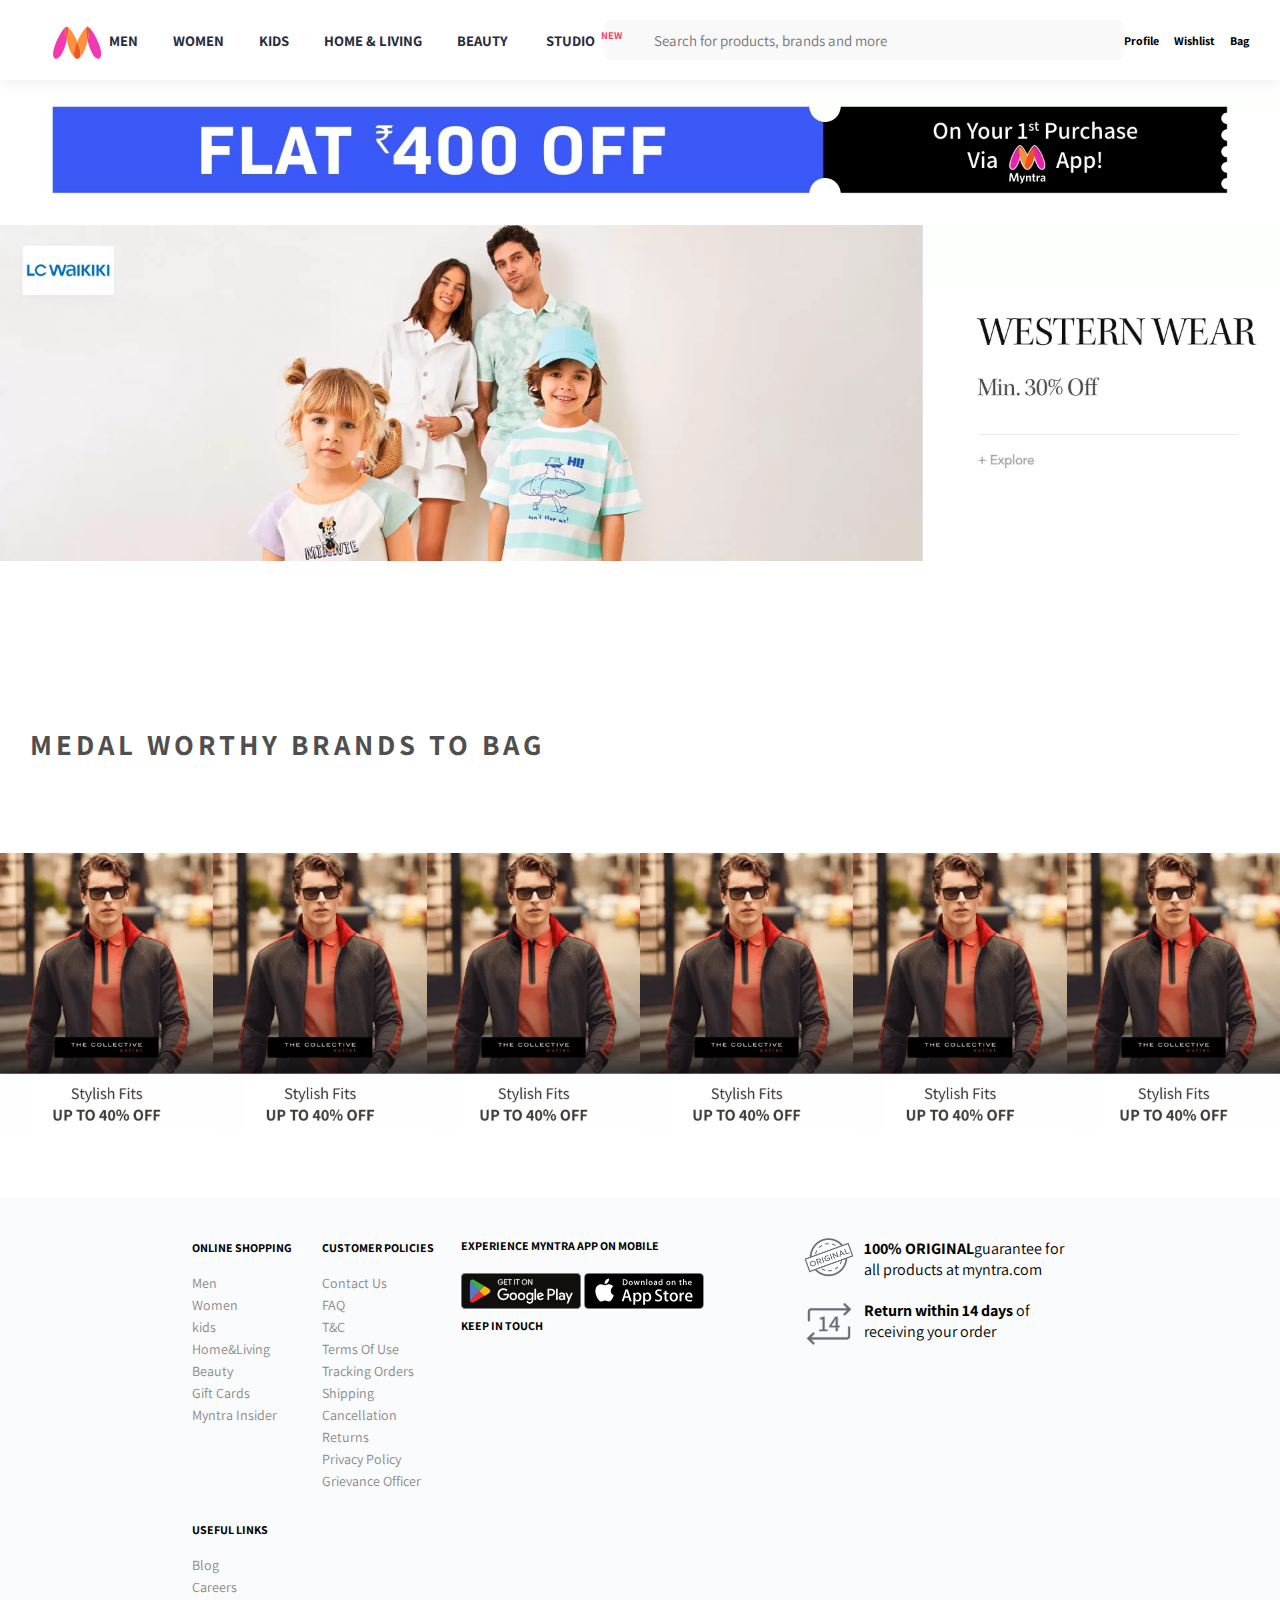
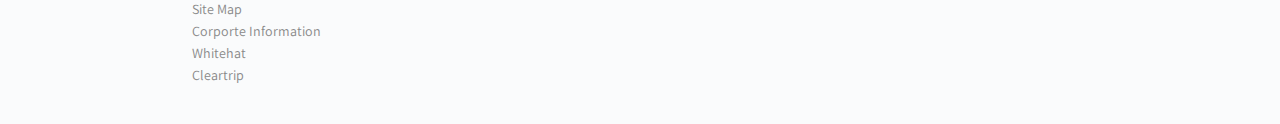
<file: project/index.html>
<!DOCTYPE html>
<html lang="en">
<head>
    <meta charset="UTF-8">
    <meta name="viewport" content="width=device-width, initial-scale=1.0">
    <title>Document</title>
    <link href="https://fonts.googleapis.com/css2?family=Assistant:wght@200..800&display=swap" rel="stylesheet">
    <link rel="stylesheet" href="style.css">
    <link rel="stylesheet" href="https://cdnjs.cloudflare.com/ajax/libs/font-awesome/6.6.0/css/all.min.css" integrity="sha512-Kc323vGBEqzTmouAECnVceyQqyqdsSiqLQISBL29aUW4U/M7pSPA/gEUZQqv1cwx4OnYxTxve5UMg5GT6L4JJg==" crossorigin="anonymous" referrerpolicy="no-referrer" />
</head>
<body>
    <!-- header starts  -->
    <section >
        <div class="main-header">
            <!-- myntra logo start -->
            <div class="header-content">
                <div class="image-section">
                        <img src="assets/myntra.svg" alt="">
                </div> 
                <!-- myntra logo end  -->
                 <!-- customer section starts  -->
                <div class="customer-section">
                    <div class="men">
                        <p>MEN</p>
                    </div>
                    <div class="women">
                        <p>WOMEN</p>
                    </div>
                    <div class="kids">
                        <p>KIDS</p>
                    </div>
                    <div class="home-living">
                        <p>HOME & LIVING</p>
                    </div>
                    <div class="beauty">
                        <p>BEAUTY</p>
                    </div>
                    <div class="studio">
                        <p>STUDIO</p>
                        <span class="new-text">NEW</span>
                    </div>
                </div>
                <!-- customer section ends  -->
                <!-- search section starts  -->
                <div class="search-section">
                        <button>
                            <i class="fa-solid fa-magnifying-glass"></i>
                        </button>
                        <input type="text" name="" id="" placeholder="Search for products, brands and more">
                </div>
                <!-- search section ends  -->
                <!-- icon section starts  -->
                <div class="icon-section">
                    <div class="item">
                        <i class="fa-regular fa-user"></i>
                        <p>Profile</p>
                    </div>
                    <div class="item">
                        <i class="fa-regular fa-heart"></i>
                        <p>Wishlist</p>
                    </div>
                    <div class="item">
                        <i class="fa-sharp fa-regular fa-bag-shopping"></i>
                        <p>Bag</p>
                    </div>
                </div>
                <!-- icon section ends  -->

            </div>
        </div>
    </section>
    <!-- header ends  --> 
     <div class="discount">
        <img src="assets/3f6e6fe1-d975-4098-a5b9-8888660c8a131725590203043-FLAT-400-Off-on-1st-Purchase-Strip-----7.webp" alt="">
     </div>
    <div class="main">
        <img src="assets/banner.jpg" alt="" class="slides">
        <img src="assets/banner2.webp" alt="" class="slides">
    </div>
    <div class="brand-section">
        <h1>MEDAL WORTHY BRANDS TO BAG</h1>
        <div class="brand-row">
            <div class="brand-items">
                <img src="assets/brand-logo.webp" alt="">
            </div>
            <div class="brand-items">
                <img src="assets/brand-logo.webp" alt="">
            </div>
            <div class="brand-items">
                <img src="assets/brand-logo.webp" alt="">
            </div>
            <div class="brand-items">
                <img src="assets/brand-logo.webp" alt="">
            </div>
            <div class="brand-items">
                <img src="assets/brand-logo.webp" alt="">
            </div>
            <div class="brand-items">
                <img src="assets/brand-logo.webp" alt="">
            </div>
        </div>
    </div>
    <!-- footer starts  -->
    <section class="footer">
        <div class="footer-content">
            <div class="links">
                <div class="online-shopping">
                    <b>ONLINE SHOPPING</b>
                    <br>
                    <br>
                    <ul>
                        <li>Men</li>
                        <li>Women</li>
                        <li>kids</li>
                        <li>Home&Living</li>
                        <li>Beauty</li>
                        <li>Gift Cards</li>
                        <li>Myntra Insider</li>
                    </ul>
                </div>
                <div class="customer-policies">
                    <b>CUSTOMER POLICIES</b>
                    <br>
                    <br>
                    <ul>
                        <li>Contact Us</li>
                        <li>FAQ</li>
                        <li>T&C</li>
                        <li>Terms Of Use</li>
                        <li>Tracking Orders</li>
                        <li>Shipping</li>
                        <li>Cancellation</li>
                        <li>Returns</li>
                        <li>Privacy Policy</li>
                        <li>Grievance Officer</li>
                    </ul>
                </div>
                <div class="useful-links">
                    <b>USEFUL LINKS</b>
                    <br>
                    <br>
                    <ul>
                        <li>Blog</li>
                        <li>Careers</li>
                        <li>Site Map</li>
                        <li>Corporte Information</li>
                        <li>Whitehat</li>
                        <li>Cleartrip</li>
                    </ul>
                </div>
            </div>
            <div class="misc">
                <div class="section-1">
                    <div class="download-section">
                            <b>EXPERIENCE MYNTRA APP ON MOBILE</b>
                        <div class="download-image">
                            <img src="assets/google-play.svg" alt="">
                            <img src="assets/apple-store.svg" alt="">
                        </div>
                    </div>
                    <div class="social-media-section">
                        <b>KEEP IN TOUCH</b>
                        <div class="media-icon">
                            <i class="fa-brands fa-facebook"></i>
                            <i class="fa-brands fa-twitter"></i>
                            <i class="fa-brands fa-youtube"></i>
                            <i class="fa-brands fa-instagram"></i>
                        </div>
                    </div>
                </div>
                <div class="section-2">
                    <div class="guarantee-section">
                        <img src="assets/original.png" alt="">
                        <p><span>100% ORIGINAL</span>guarantee for<br> all products at myntra.com</p>
                    </div>
                    <div class="return-section">
                        <img src="assets/return.png" alt="">
                        <p><span>Return within 14 days</span> of <br>receiving your order</p>
                    </div>
                </div>
            </div>
        </div> <!-- content inside this div -->

    </section>
<!-- footer ends. -->
    <script src="script.js"></script>
</body>
</html>
</file>
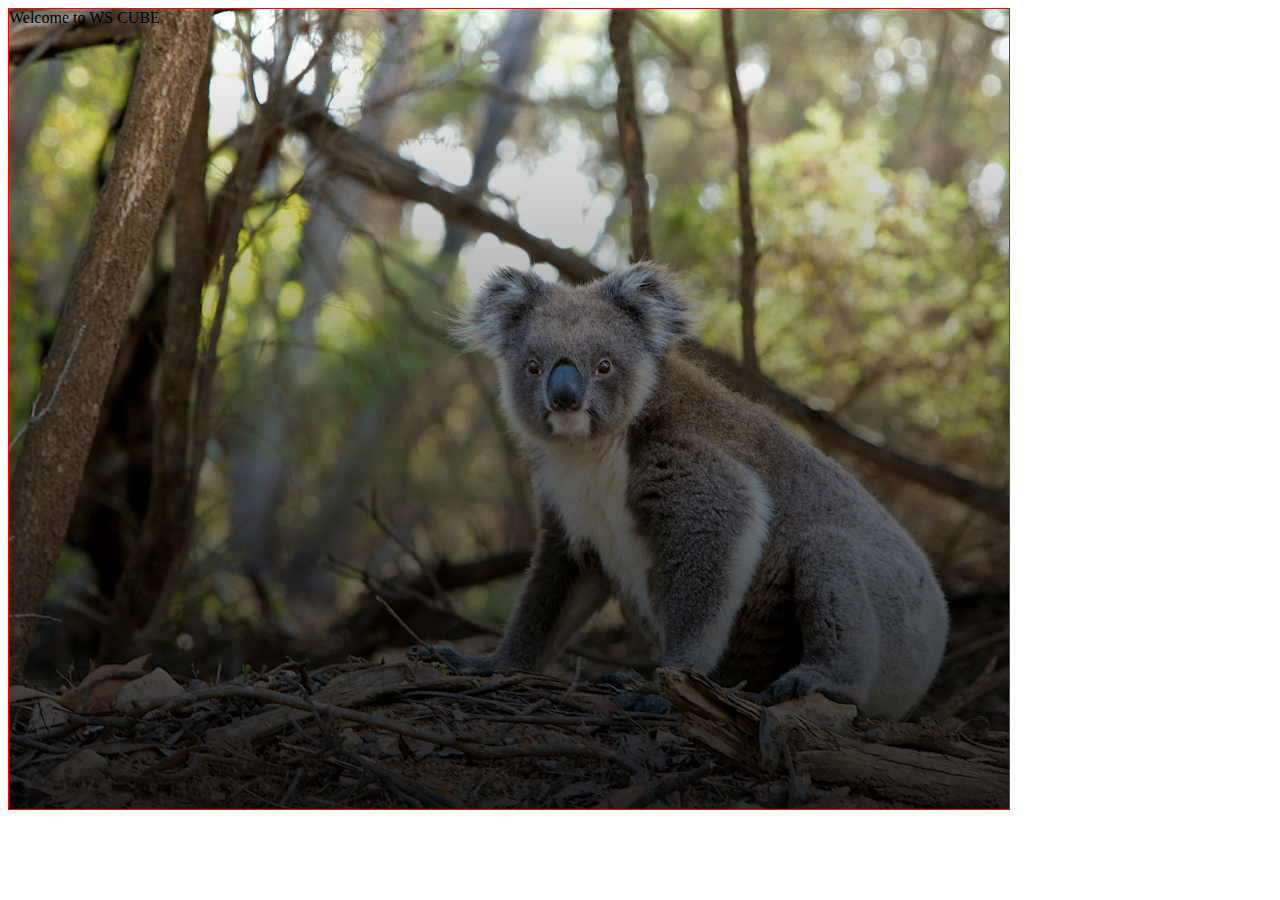
<file: background.html>
<!DOCTYPE html>
<html lang="en">
<head>
    <meta charset="UTF-8">
    <meta name="viewport" content="width=device-width, initial-scale=1.0">
    <title>Document</title>
    <style>
        .main{
            width: 1000px;
            height: 800px;
            border: 1px solid red;
            background-size: cover;
            background-color: rgb(0, 0, 0);
            background-image: url('images/koala.jpg');
            position: absolute;
        }
        .main:after {
                content: '';
                position: absolute;
                top: 0;
                left: 0;
                right: 0;
                bottom: 0;
                background: linear-gradient(to bottom, transparent 0%, rgba(0, 0, 0, 0.815) 100%);
            }
    </style>
</head>
<body>
    <div class="main">
        Welcome to WS CUBE
    </div>
</body>
</html>
</file>
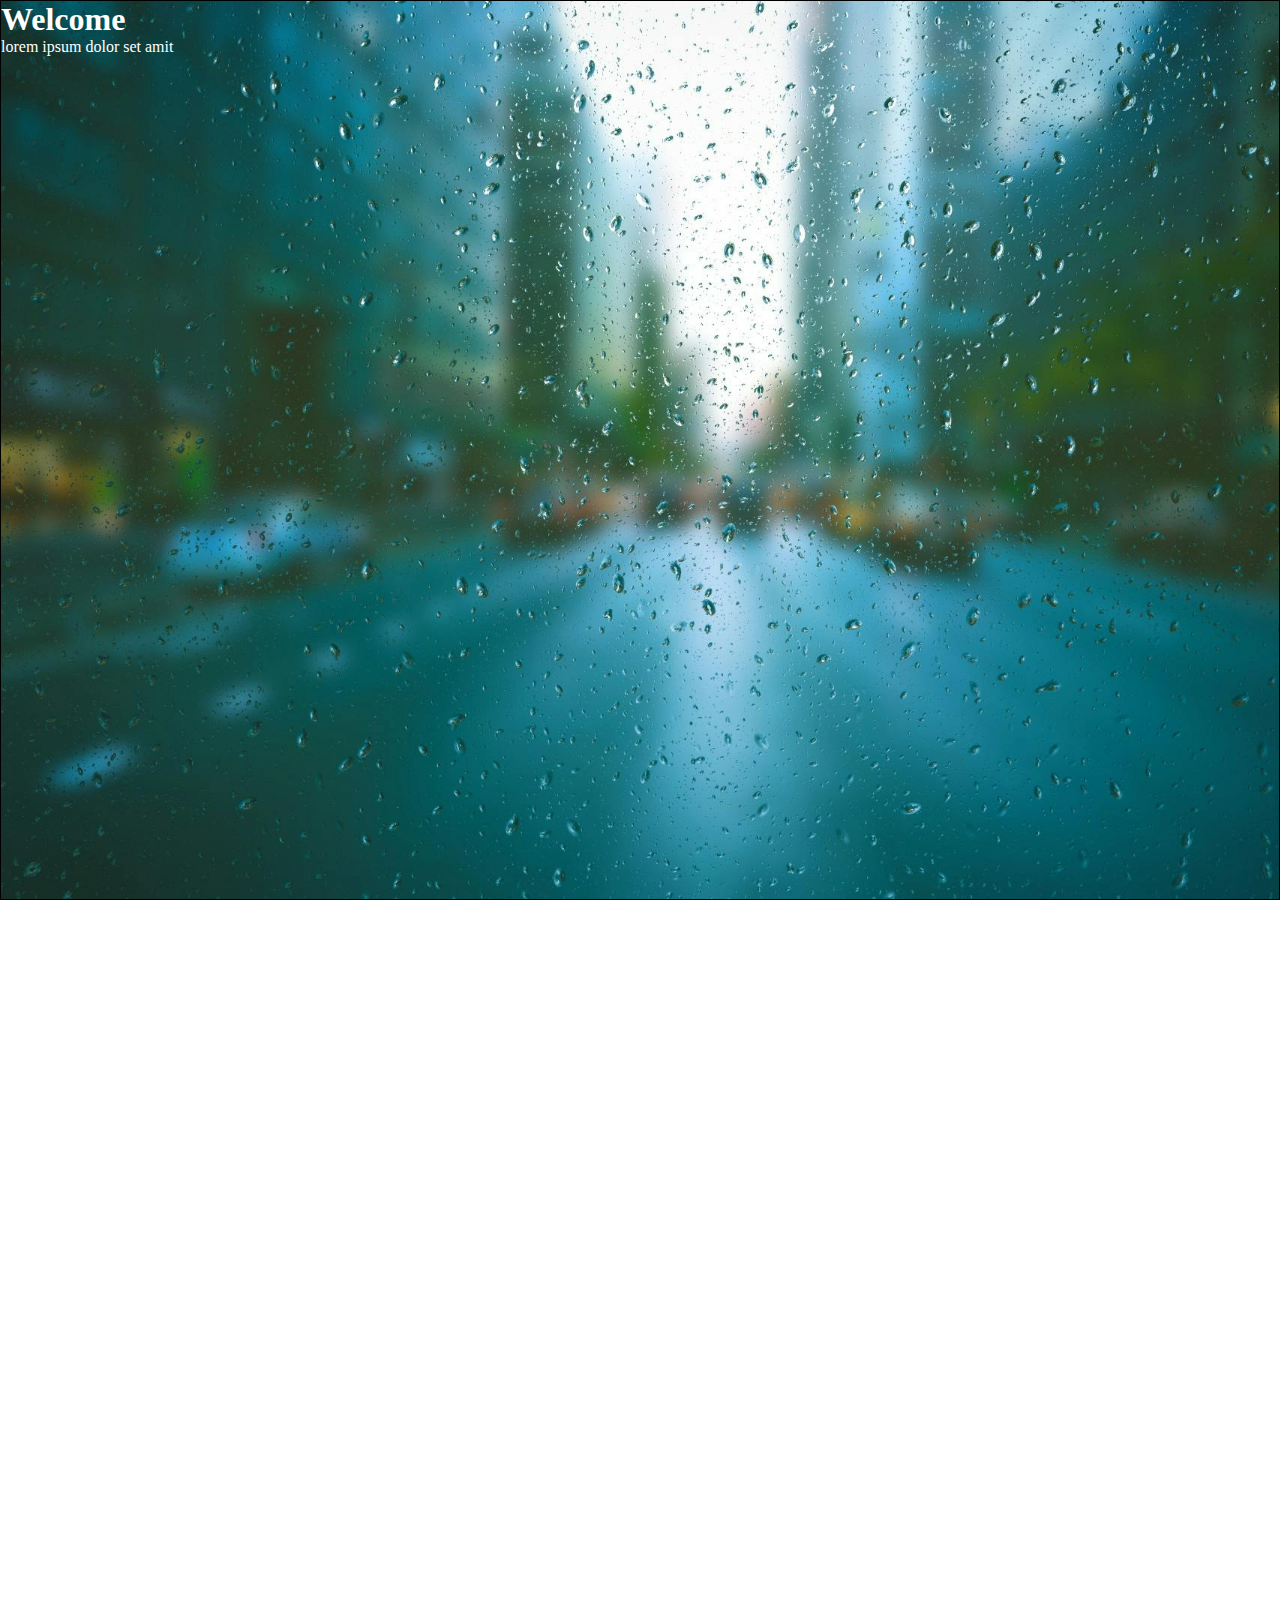
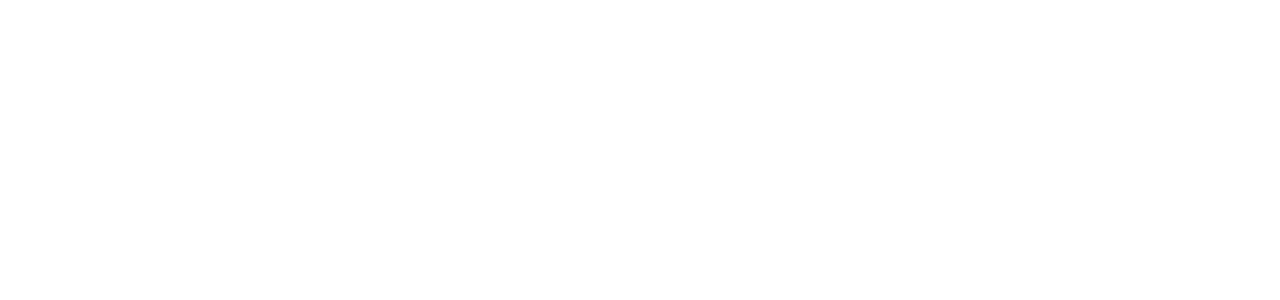
<file: background1.html>
<!DOCTYPE html>
<html lang="en">
<head>
    <meta charset="UTF-8">
    <meta name="viewport" content="width=device-width, initial-scale=1.0">
    <title>Document</title>
    <style>
        *{
            margin: 0px;
            padding: 0px;
            box-sizing: border-box;
        }
        .main{
            height:100vh;
            width: auto;
            margin-left: auto;
            margin-right: auto;
            border: 1px solid black;
            background-image: url('images/background.jpg');
            background-size: cover;
            background-attachment: fixed;
            color: white;
        }
        .purple{
            height: 1000px;
            width: 100vh;

        }

    </style>
</head>
<body>
    <div class="main">
        <h1>Welcome</h1>
        <p>lorem ipsum dolor set amit</p>
    </div>
    <div class="purple">

    </div>
</body>
</html>
</file>
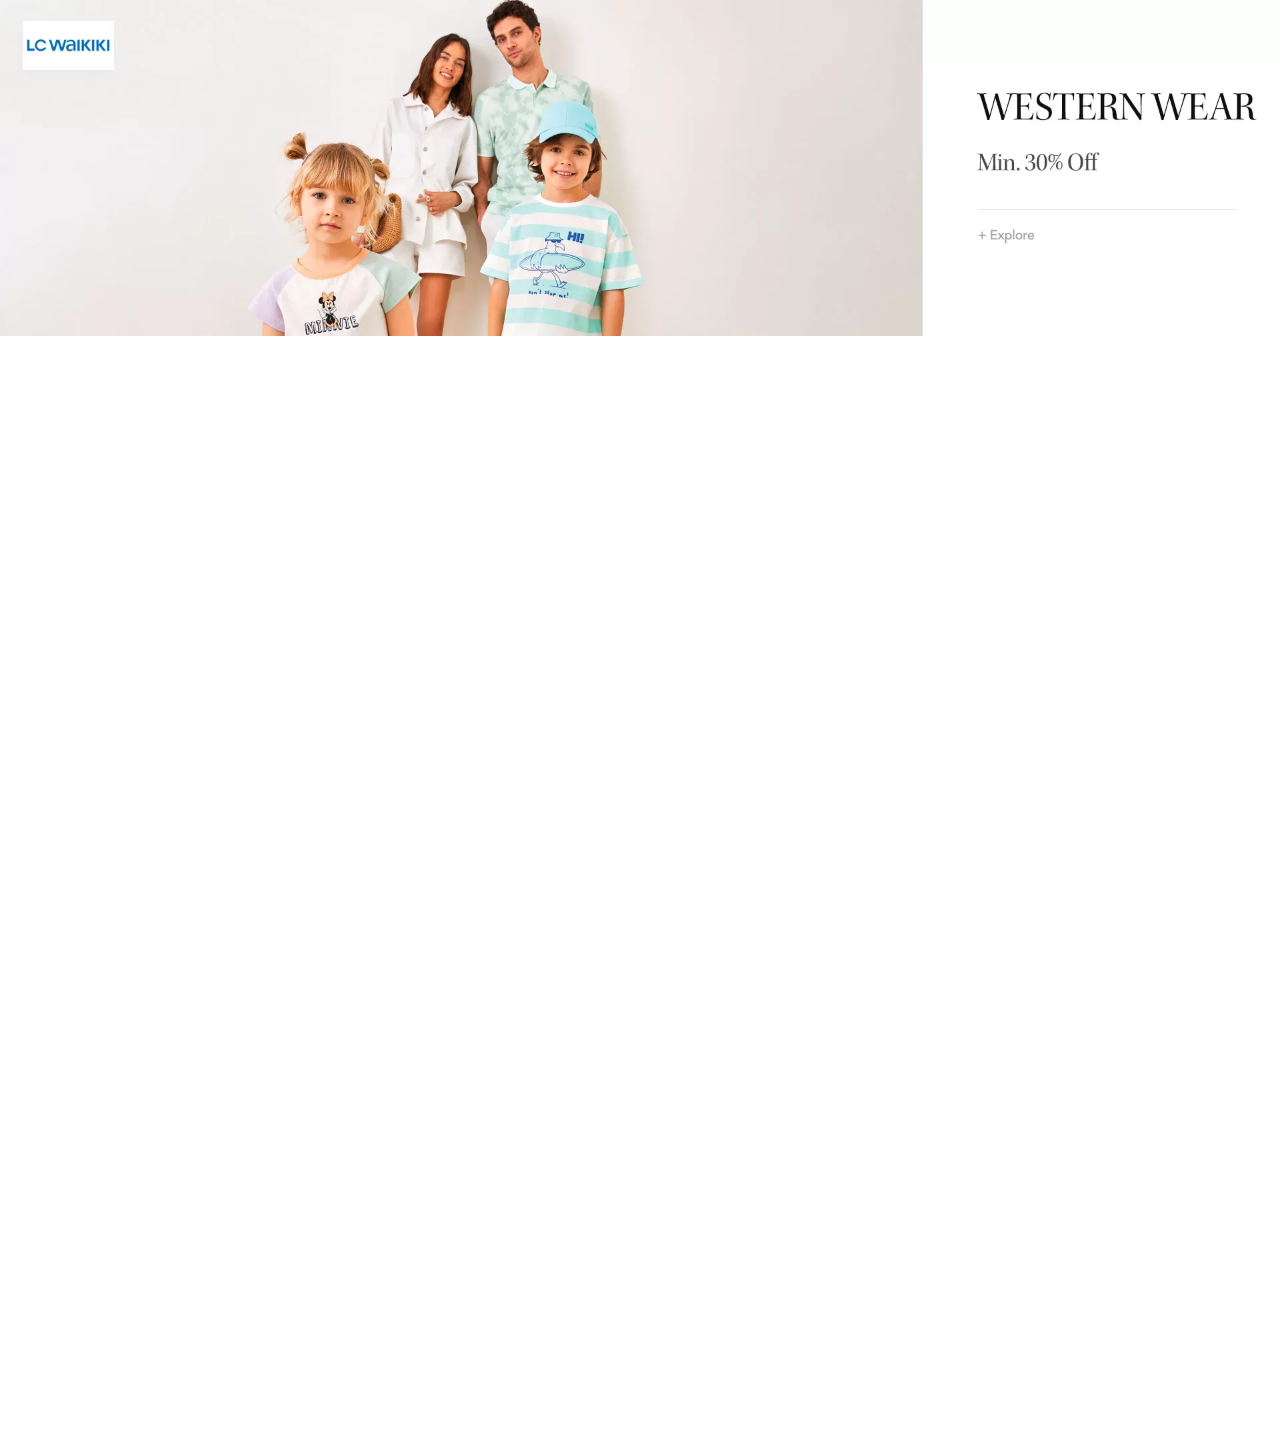
<file: carousel.html>
<!DOCTYPE html>
<html lang="en">
<head>
    <meta charset="UTF-8">
    <meta name="viewport" content="width=device-width, initial-scale=1.0">
    <title>Document</title>
    <style>
        * {
            margin: 0;
            padding: 0;
            box-sizing: border-box;
        }
        main {
           
            height: 1450px;
            position: relative;
            overflow: hidden;
        }
        .slides {
            width: 100%;
            position: absolute;
            transition: transform 0.5s ease-in-out;
        }
    </style>
</head>
<body>
    <main>
        <img src="project/assets/banner.jpg" alt="" class="slides">
        <img src="project/assets/banner2.webp" alt="" class="slides">
    </main>
    <script>
        const slides = document.querySelectorAll('.slides');
        let counter = 0;

        slides.forEach((slide, index) => {
            slide.style.left = `${index * 100}%`;
        });

        function slideImages() {
            counter++;
            if (counter >= slides.length) {
                counter = 0;
            }
            slides.forEach((slide) => {
                slide.style.transform = `translateX(-${counter * 100}%)`;
            });
        }

        // Change slides every 3 seconds
        setInterval(slideImages, 3000);
    </script>
</body>
</html>
</file>
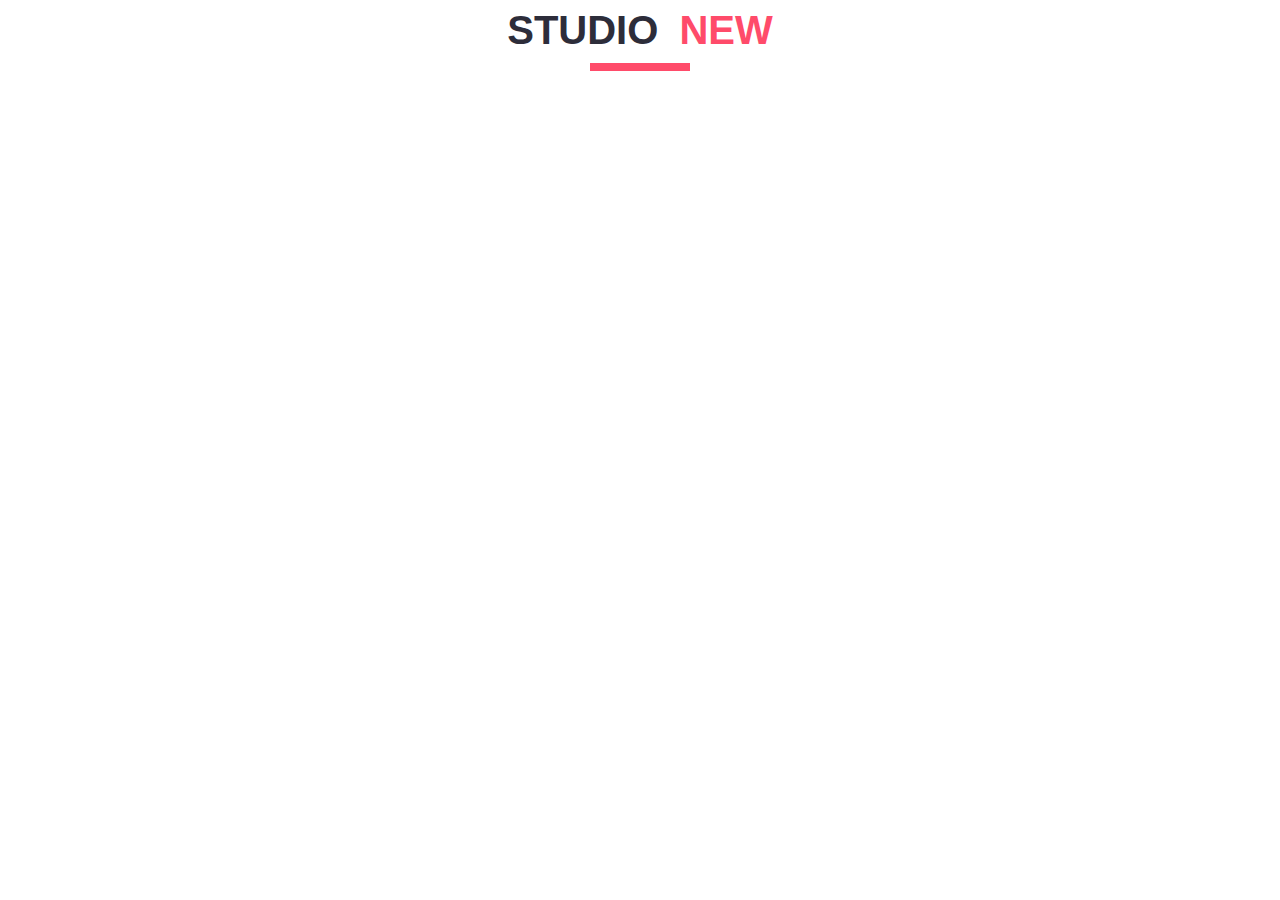
<file: check.html>
<!DOCTYPE html>
<html lang="en">
<head>
    <meta charset="UTF-8">
    <meta name="viewport" content="width=device-width, initial-scale=1.0">
    <title>Document</title>
    <style>
        .title-container {
  text-align: center; /* Centers the text */
  font-family: Arial, sans-serif; /* Sets a simple font */
  font-weight: bold; /* Makes the text bold */
  font-size: 40px; /* Adjust font size as needed */
}

.studio-text {
  color: #2d2d3a; /* Dark color for "STUDIO" */
}

.new-text {
  color: #ff4b6a; /* Pink color for "NEW" */
  margin-left: 10px; /* Space between STUDIO and NEW */
}

.underline {
  width: 100px; /* Set the width of the underline */
  height: 8px; /* Adjust the thickness of the underline */
  background-color: #ff4b6a; /* Same pink color as "NEW" */
  margin: 10px auto 0; /* Auto centers the underline and adds top margin */
}

    </style>
</head>
<body>
    <div class="title-container">
        <span class="studio-text">STUDIO</span>
        <span class="new-text">NEW</span>
      </div>
      <div class="underline"></div>
      
</body>
</html>
</file>
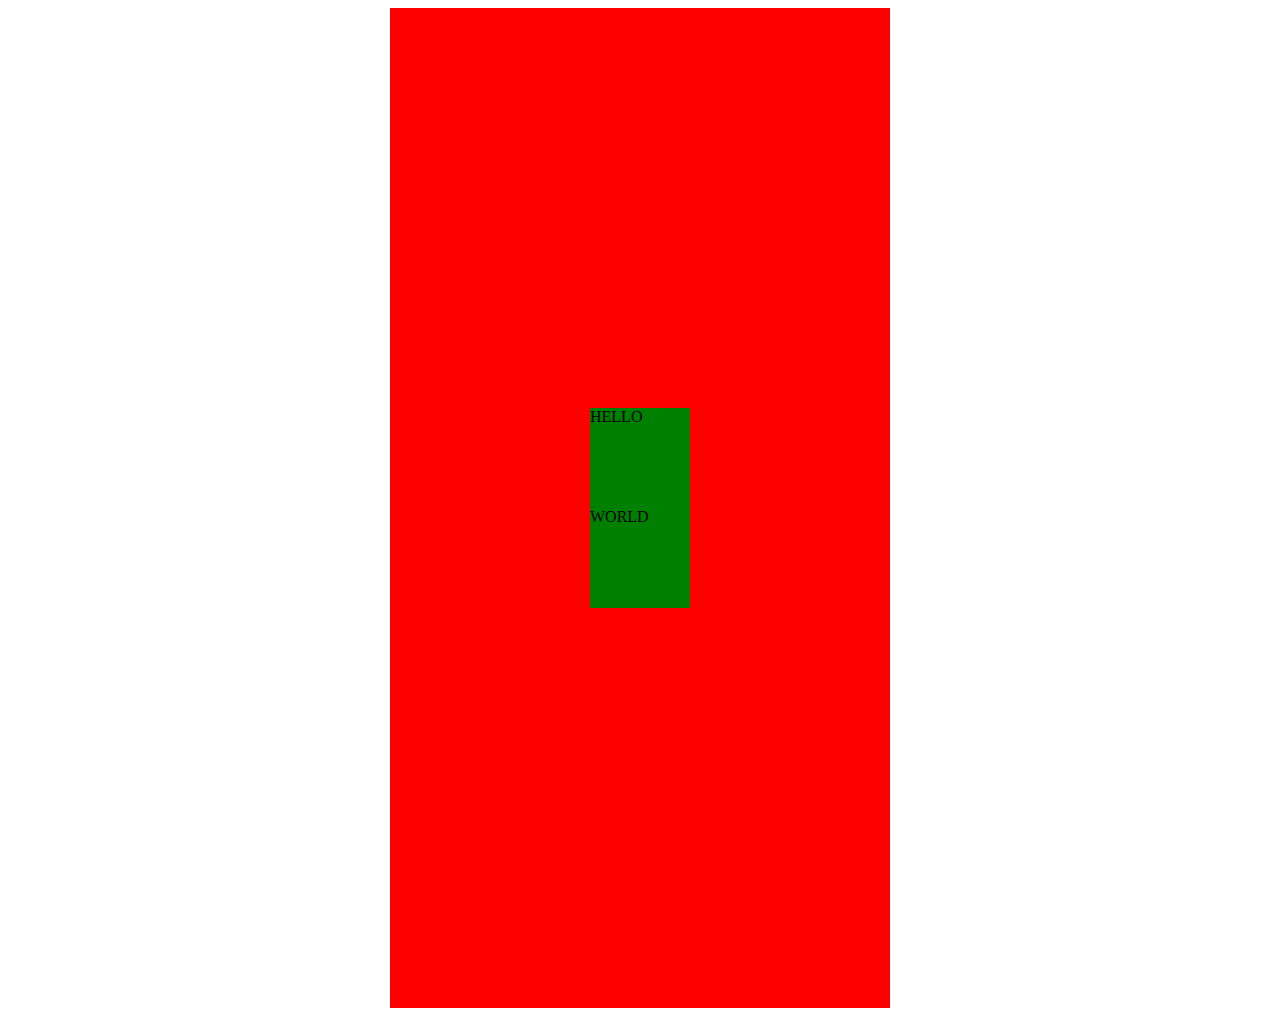
<file: demo2.html>
<!DOCTYPE html>
<html lang="en">
<head>
    <meta charset="UTF-8">
    <meta name="viewport" content="width=device-width, initial-scale=1.0">
    <title>Document</title>
    <style>
        .main{
            width: 500px;
            height: 1000px;
            margin: auto;
            background-color: red;
            display: flex;
           justify-content: center;
           flex-direction: column;
           align-items: center;
        }
        .box1 {
            background-color: green;
            height: 100px;
            width: 100px;
        }
    </style>
</head>
<body>
    <div class="main">
        <div class="box1">HELLO</div>
        <div class="box1">WORLD</div>
    </div>
</body>
</html>
</file>
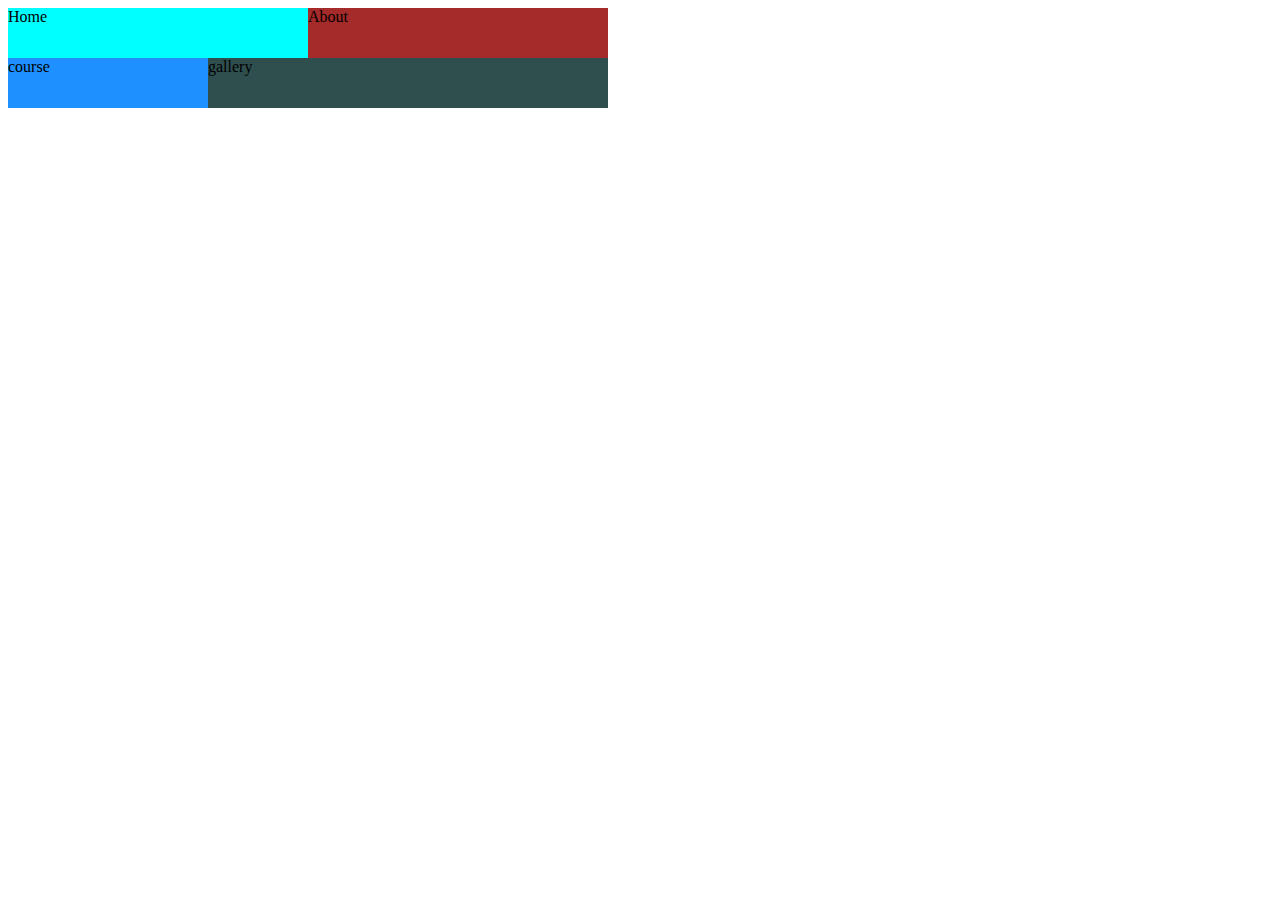
<file: home.html>
<!DOCTYPE html>
<html lang="en">
<head>
    <meta charset="UTF-8">
    <meta name="viewport" content="width=device-width, initial-scale=1.0">
    <title>Document</title>
    <style>
        .main {
            width: 600px;
            height: 100px;
            
        }
         .row1{
            width: 600px;
            height: 50px;
            
            
        }
        .row1c1{
            width: 300px;
            height: 50px;
            float: left;
            background-color: aqua;
        }
        .row1c2{
            width: 300px;
            height: 50px;
            float: right;
            background-color: brown;
        }
        .row2{
            width: 600px;
            height: 50px;
            
        }
        .row2c1{
            width: 200px;
            height: 50px;
            background-color: dodgerblue;
            float: left;
        }
        .row2c2{
            width: 400px;
            height: 50px;
            background-color: darkslategrey;
            float: right;
        }

    </style>
</head>
<body>
    <div class="main">  
        <div class="row1">
            <div class="row1c1">
                Home
            </div>
            <div class="row1c2">
                About
            </div>
        </div>
        <div class="row2">
            <div class="row2c1">
                course
            </div>
            <div class="row2c2">
                gallery
            </div>
        </div>
    </div>
</body>
</html>
</file>
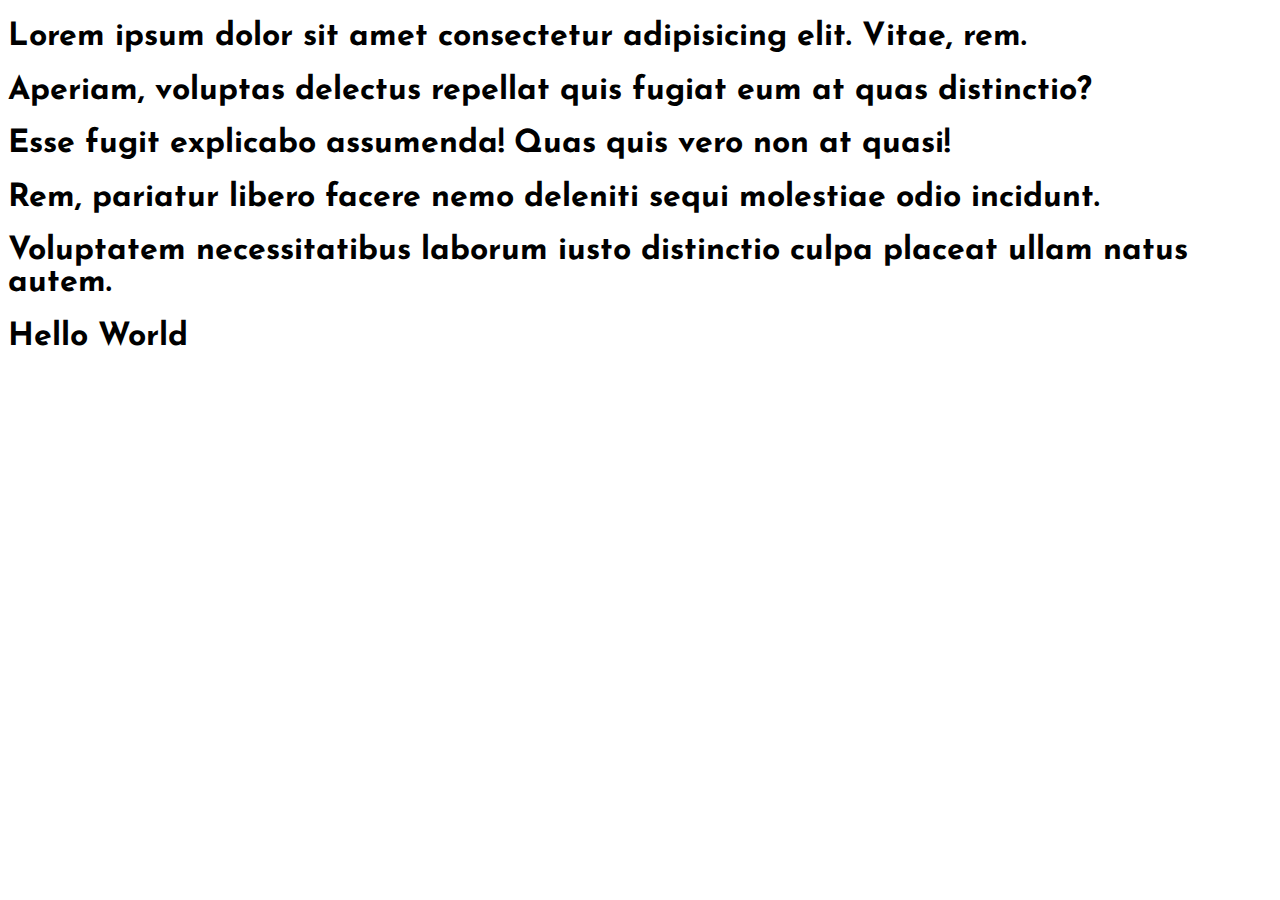
<file: psuedo.html>
<!DOCTYPE html>
<html lang="en">
<head>
    <meta charset="UTF-8">
    <meta name="viewport" content="width=device-width, initial-scale=1.0">
    <title>Document</title>
    <style>
        *{
            font-family: "Josefin Sans", sans-serif;
        }
    </style>
    <link href="https://fonts.googleapis.com/css2?family=Josefin+Sans:ital,wght@0,100..700;1,100..700&display=swap" rel="stylesheet">
</head>
<body>
    <div class="main">
        <h1>Lorem ipsum dolor sit amet consectetur adipisicing elit. Vitae, rem.</h1>
        <h1>Aperiam, voluptas delectus repellat quis fugiat eum at quas distinctio?</h1>
        <h1>Esse fugit explicabo assumenda! Quas quis vero non at quasi!</h1>
        <h1>Rem, pariatur libero facere nemo deleniti sequi molestiae odio incidunt.</h1>
        <h1>Voluptatem necessitatibus laborum iusto distinctio culpa placeat ullam natus autem.</h1>
    </div>
    <h1>Hello World</h1>
</body>
</html>
</file>
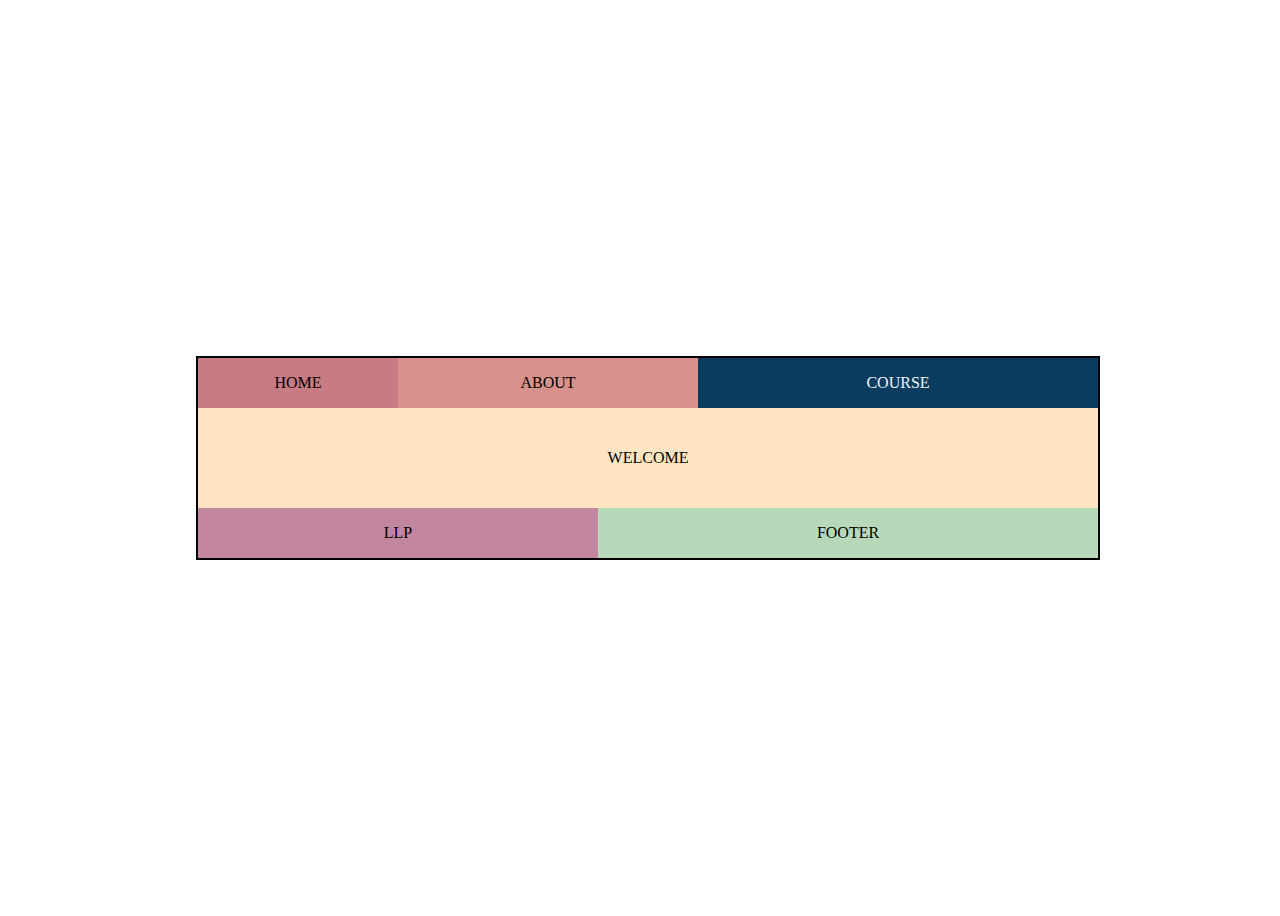
<file: task1.html>
<!DOCTYPE html>
<html lang="en">
<head>
    <meta charset="UTF-8">
    <meta name="viewport" content="width=device-width, initial-scale=1.0">
    <title>Document</title>
</head>
<style>
    body{
        height: 100vh;
        width: 100vw;
        display: flex;
        justify-content: center;
        align-items: center;
        

    }
    .main{
        height: 200px;
        width: 900px;
        /* background-color: red; */
        border: 2px solid black;
    }
    .row1{
        height: 50px;
        width: 900px;
   
    }
    .row1c1{
        width: 200px;
        height: 50px;
        background-color: #C97B84;
        float: left;
        display: flex;
        justify-content: center;
        align-items: center;
        
       
    }
    .row1c2{
        width: 300px;
        height: 50px;
        background-color: #d9918b;
        float: left;
        display: flex;
        justify-content: center;
        align-items: center;
      
      
    }
    .row1c3{
        height: 50px;
        width: 400px;
        background-color: #093d60;
        float:left;
        display: flex;
        justify-content: center;
        align-items: center;
        color: whitesmoke;
       
    
    }
    .row2{
        height: 100px;
        width: 900px;
        background-color: bisque;
        display: flex;
        justify-content: center;
        align-items: center;
        transition: transform .4s;
}

    .row2:hover{
        transform: scale(1.1);
        
    }

    .row3{
        height: 50px;
        width: 900px
    }
    .row3c1{
        height: 50px;
        width: 400px;
        background-color: #c2869f;
        float: left;
        display: flex;
        justify-content: center;
        align-items: center;
    }
    .row3c2{
        height: 50px;
        width: 500px;
        background-color: #B8D8BA;
        float: right;
        display: flex;
        justify-content: center;
        align-items: center;
    }   
</style>
<body>
    <div class="main">
        <div class="row1">
            <div class="row1c1">HOME</div>
            <div class="row1c2">ABOUT</div>
            <div class="row1c3">COURSE</div>
        </div>
        <div class="row2">WELCOME</div>
        <div class="row3">
            <div class="row3c1">LLP</div>
            <div class="row3c2">FOOTER</div>
        </div>
    </div>
</body>
</html>
</file>
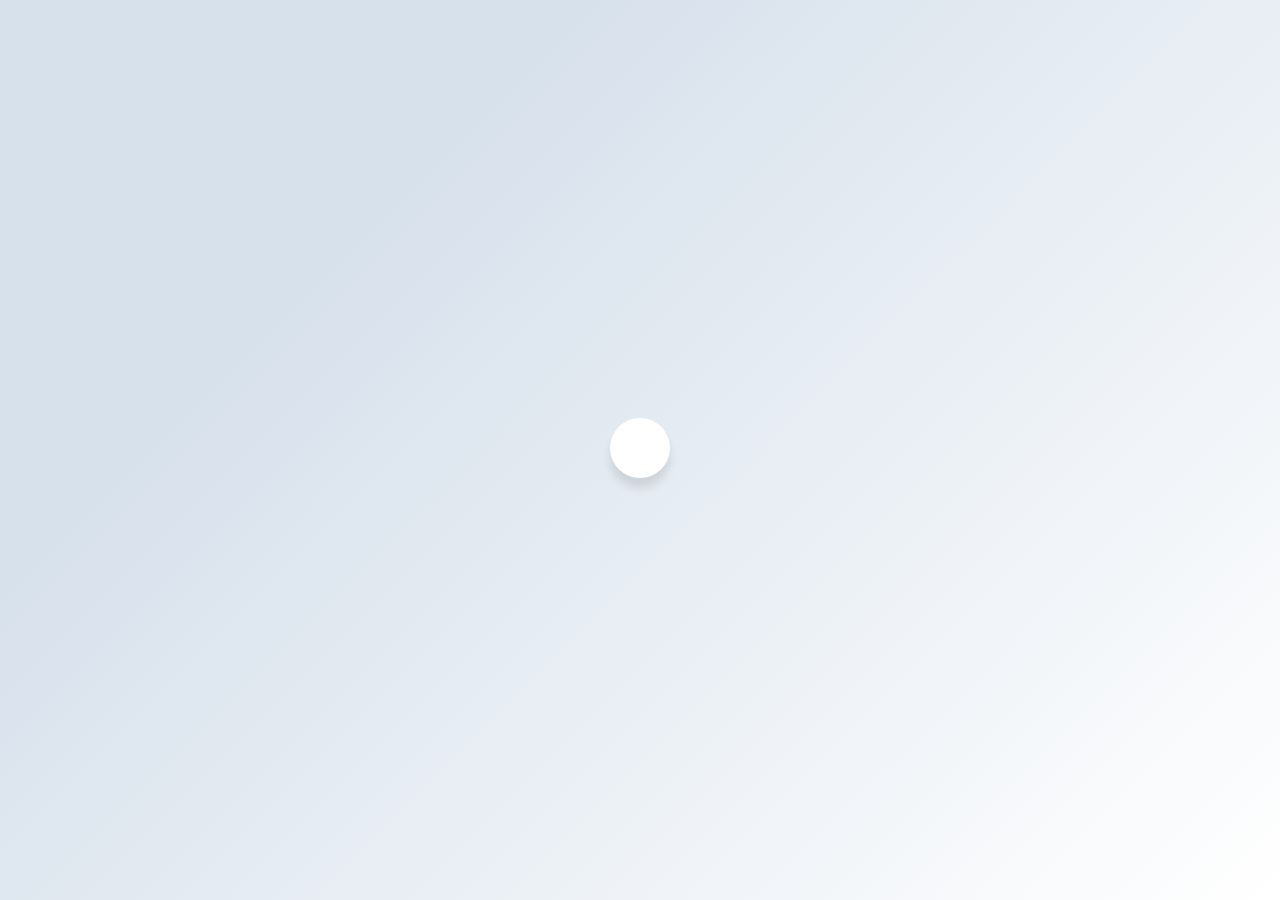
<file: tooltip.html>
<!DOCTYPE html>
<html lang="en">
<head>
  <meta charset="UTF-8">
  <meta name="viewport" content="width=device-width, initial-scale=1.0">
  <title>Document</title>
  <link rel="stylesheet" href="style.css">
  <link rel="stylesheet" href="https://cdnjs.cloudflare.com/ajax/libs/font-awesome/6.6.0/css/all.min.css" integrity="sha512-Kc323vGBEqzTmouAECnVceyQqyqdsSiqLQISBL29aUW4U/M7pSPA/gEUZQqv1cwx4OnYxTxve5UMg5GT6L4JJg==" crossorigin="anonymous" referrerpolicy="no-referrer" />
</head>
<body>
  <div class="wrapper">
    <div class="button">
        <div class="icon"><i class="fa-brands fa-facebook"></i></div>
        <span>Facebook</span>
    </div>
  </div>
</body>
</html>
</file>
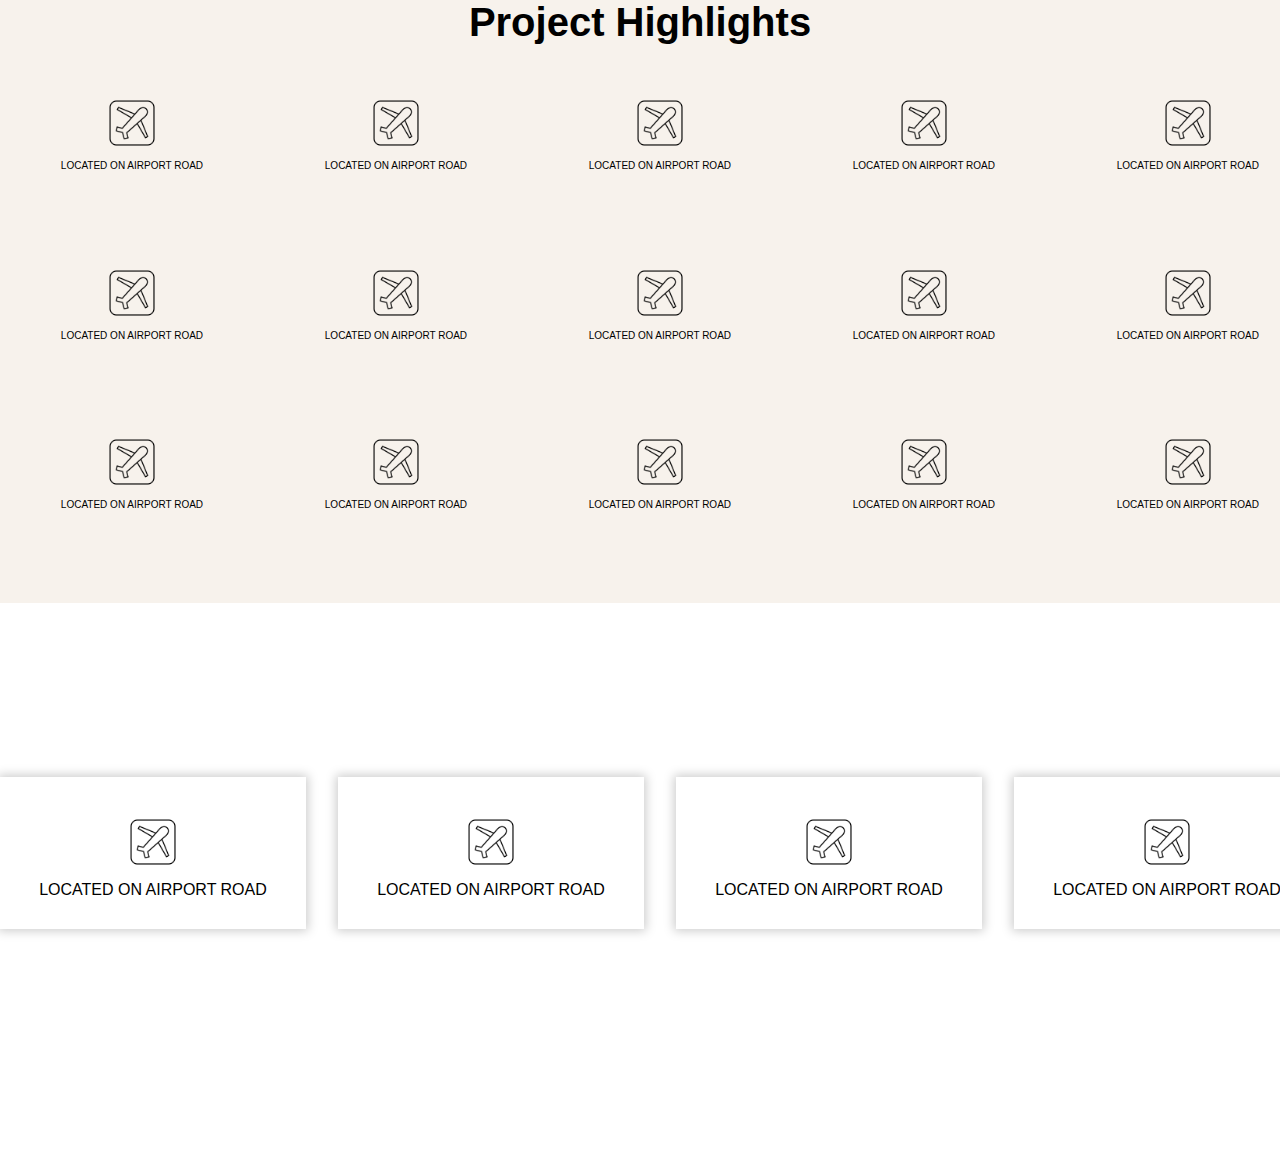
<file: flex/flex.html>
<!DOCTYPE html>
<html lang="en">
<head>
    <meta charset="UTF-8">
    <meta name="viewport" content="width=device-width, initial-scale=1.0">
    <title>Document</title>
    <link rel="stylesheet" href="style.css">
</head>
<body>
    <div class="projects-highlights-text">
        <h1>Project Highlights</h1>
    </div>
    <div class="projects-banner">
        <div class="content">
        </div>
    </div>
    <div class="flex-example-new">
        <div class="items">
            <img src="assets/airport.png" alt="">
            <p>LOCATED ON AIRPORT ROAD</p>
        </div>
        <div class="items">
                <img src="assets/airport.png" alt="">
                <p>LOCATED ON AIRPORT ROAD</p>
        </div>
        <div class="items">
            <img src="assets/airport.png" alt="">
            <p>LOCATED ON AIRPORT ROAD</p>
        </div>
        <div class="items">
            <img src="assets/airport.png" alt="">
            <p>LOCATED ON AIRPORT ROAD</p>
        </div>
    </div>
    <script>
        var contentValue = document.querySelector('.content');
        for (let index = 0; index < 15; index++) {
            contentValue.innerHTML += `<div class="projects-highlights">
                                                <img src="assets/airport.png" alt="">
                                                <p>LOCATED ON AIRPORT ROAD</p>
                                        </div>`;
        }
    </script>
</body>
</html>
</file>
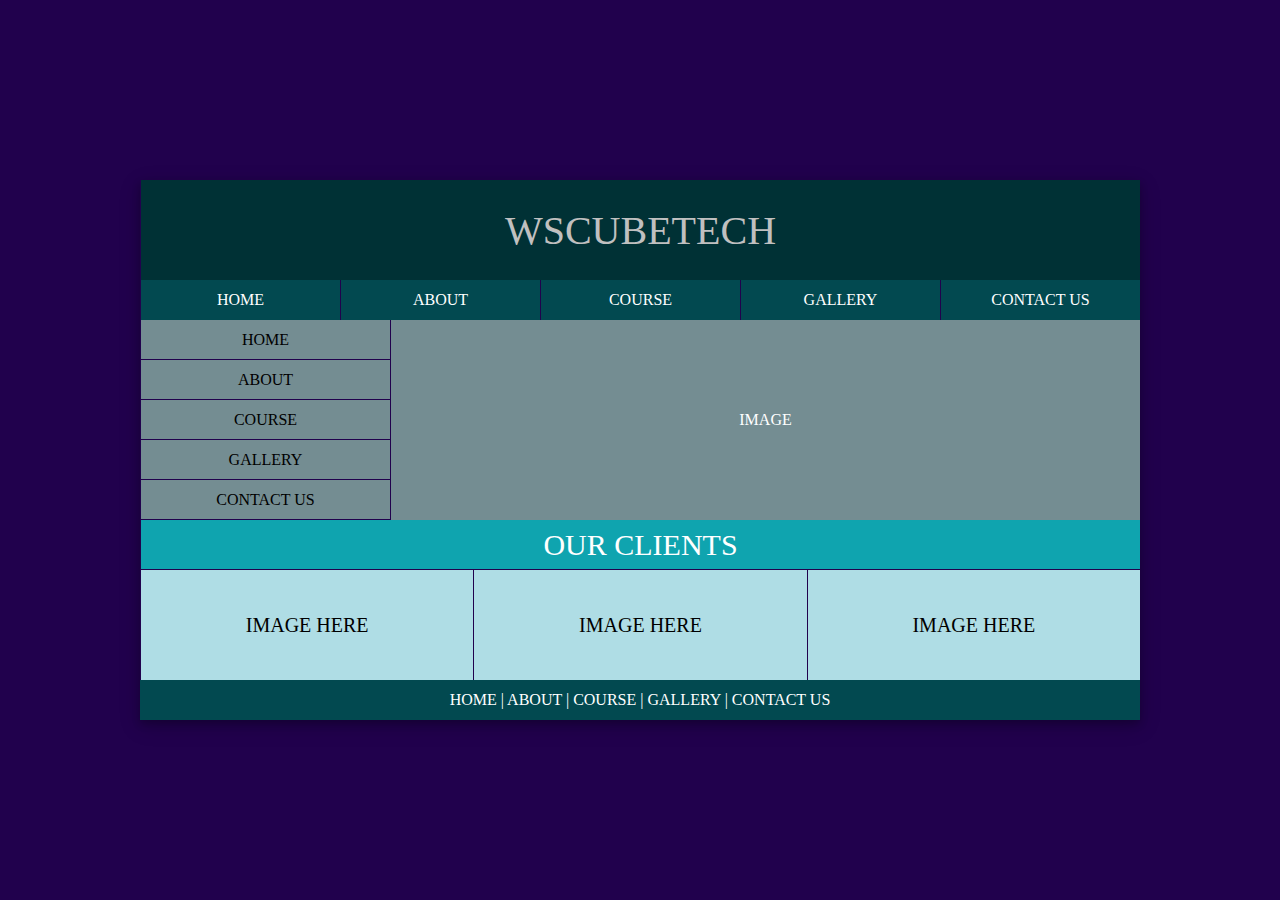
<file: home/homepage.html>
<!DOCTYPE html>
<html lang="en">
<head>
    <meta charset="UTF-8">
    <meta name="viewport" content="width=device-width, initial-scale=1.0">
    <title>Document</title>
    <link rel="stylesheet" href="style.css">
</head>
<body>
    <div class="main">
        <!-- branding starts -->
        <div class="header">
            WSCUBETECH
        </div>
        <!-- branding ends  -->
         <!-- navbar starts  -->
          <div class="navbar">
            <div class="navbar-items">HOME</div>
            <div class="navbar-items">ABOUT</div>
            <div class="navbar-items">COURSE</div>
            <div class="navbar-items">GALLERY</div>
            <div class="navbar-items">CONTACT US</div>
          </div>
          <!-- navbar ends  -->
          <div class="imagesec">
            <div class="navbar-vert">
                <div class="nav-items-vert">HOME</div>
                <div class="nav-items-vert">ABOUT</div>
                <div class="nav-items-vert">COURSE</div>
                <div class="nav-items-vert">GALLERY</div>
                <div class="nav-items-vert">CONTACT US</div>
            </div>
            <div class="image">
                <div>IMAGE</div>
            </div>
          </div>
          <div class="our-clients">OUR CLIENTS</div>
          <div class="content">
            <div class="image-here">IMAGE HERE</div>
            <div class="image-here">IMAGE HERE</div>
            <div class="image-here">IMAGE HERE</div>
          </div>
          <div class="footer">
            <div>

                HOME | ABOUT | COURSE | GALLERY | CONTACT US
            </div>
          </div>
    </div>
</body>
</html>
</file>
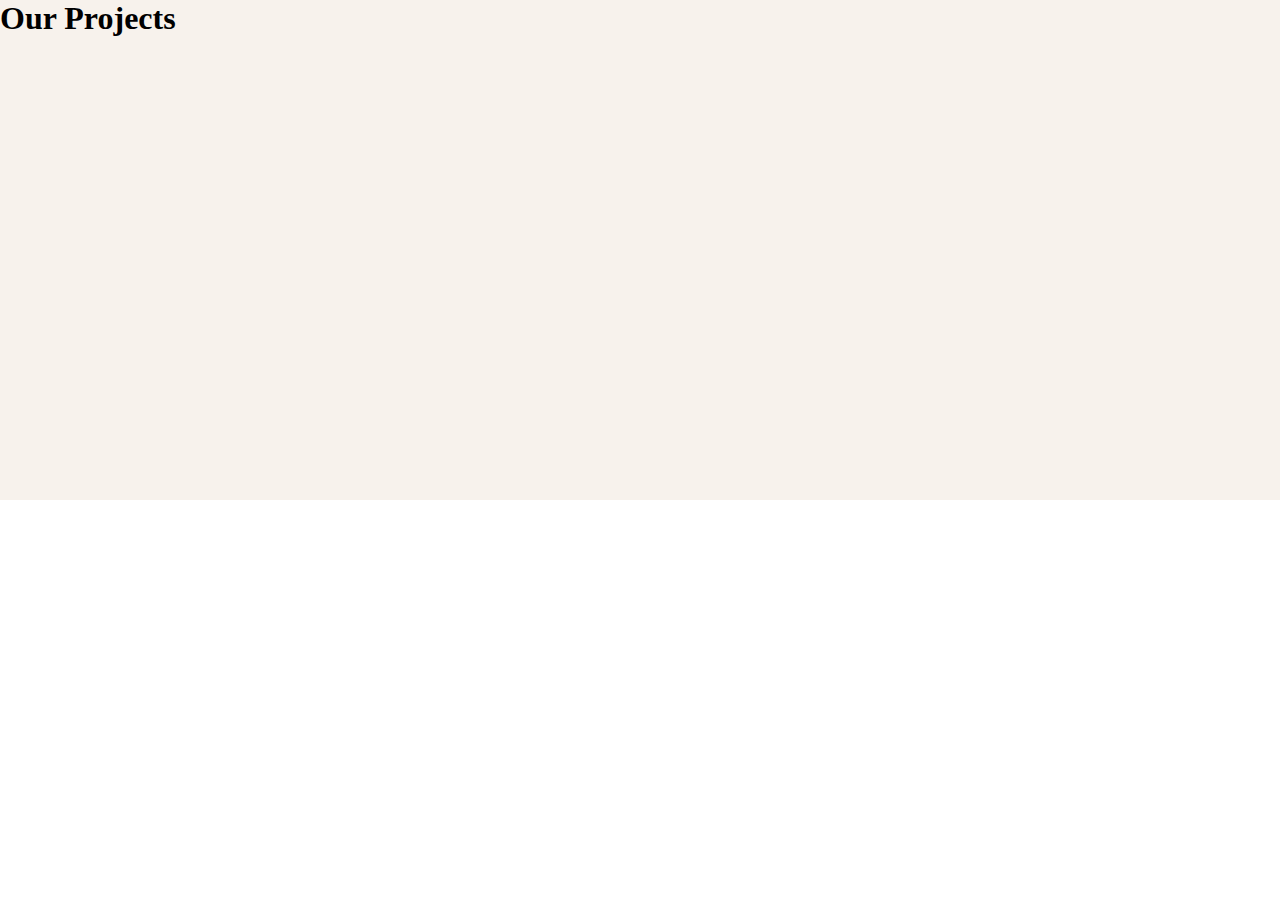
<file: shadow/shadow.html>
<!DOCTYPE html>
<html lang="en">
<head>
    <meta charset="UTF-8">
    <meta name="viewport" content="width=device-width, initial-scale=1.0">
    <title>Document</title>
    <link rel="stylesheet" href="style.css">
</head>
<body>
    <div class="project-section">
        <div class="project-section-mid">
            <h1>Our Projects</h1>
        </div>
    </div>
</body>
</html>
</file>
<file: project/style.css>
*{
    margin:0px;
    padding: 0px;
    box-sizing: border-box;
    font-family: "Assistant", sans-serif;
}

.main-header{ 
    width: 100%;
    height: 80px;
    box-shadow: 0 4px 12px 0 rgba(0, 0, 0, 0.055);
    display: flex;
}
.header-content {
    width: 92%;
    margin: auto;
    display: flex;
    align-items: center;
    /* gap: 10px; */
    justify-content: space-between;
}
.image-section img {
    padding-top: 10px;
    height: 52px;
}
.customer-section {
    display: flex;
    justify-content: space-between;
    gap: 5px;
    width: 500px;
    height: 80px;
    justify-content: center;
    align-items: center;
}

.customer-section p {
    font-weight: 700;
    font-size: 14.7px;
}
.customer-section div {
    display: flex;
    height: 40;
    align-items: center;
    color : #282C3F;
}
.icon-section {
    display: flex;
    text-align: center;
    justify-content: space-between;
    gap: 15px;
}

.search-section {
    display: flex;
    gap: 0px ;
}

.search-section input {
    width: 480px;
    height: 40px;
    background-color: #cccccc20;
    border: none;
    padding: 0px 10px;
    font-size: 15px;
    color: rgba(0, 0, 0, 0.559);
    border-radius:0px 6px 6px 0px;
    margin-left: 0px;
}

.search-section button {
    width: 40px;
    height: 40px;
    background-color: #cccccc20;
    border: none;
    padding: 0px 10px;
    font-size: 15px;
    color: rgba(0, 0, 0, 0.559);
    border-radius: 6px;
    margin-right: 0px;
    border-radius:6px 0px 0px 6px;
}
.icon-section {
    width: 150px;
}

.icon-section p {
    font-size: 12px;
    font-weight: 700;
}

.customer-section .men {
    height: 100%;
    padding: 15px;
}
.customer-section .women {
    height: 100%;
    padding: 15px;
}
.customer-section .kids {
    height: 100%;
    padding: 15px;
}
.customer-section .home-living {
    height: 100%;
    padding: 15px;
    text-wrap: nowrap;
}
.customer-section .beauty {
    height: 100%;
    padding: 15px;
}

.customer-section .studio {
    height: 100%;
    position: relative;
    padding: 18px;
}

    .customer-section .men:hover {
        border-bottom :4px solid red;
        overflow-y: visible;
    }
    .customer-section .women:hover {
        border-bottom :4px solid hotpink;
    }
    .customer-section .kids:hover {
        border-bottom :4px solid darkorange;
    }
    .customer-section .home-living:hover {
        border-bottom :4px solid gold;
    }
    .customer-section .beauty:hover {
        border-bottom :4px solid teal;
    }
    .customer-section .studio:hover {
        border-bottom :4px solid #e3306cb8;
}

.customer-section .studio .new-text {
    font-size: 10.3px;
    color: #FF426E;
    font-weight: 700;
    position: absolute;
    top: 35%;
    right: -10%;
}
.brand-section h1 {
    text-indent: 30px;
    letter-spacing: 4px;
    font-size: 29px;
    color: rgba(0, 0, 0, 0.697)
}

.brand-row {
    margin-top: 90px;
    display: flex;
    width: 100%;
}
.brand-items {
    width: 17%;
}

.brand-items img {
    width: 100%;
}

.footer {
    margin-top: 60px;
    width: 100%;
    height: auto;
    background-color:#fafbfc;
}

.footer-content {
    width: 70%;
    margin: auto;
    height: 100%;
    display: flex;
}

.links ul {
    list-style-type: none;
}

.links {
    margin-top: 40px ;
    margin-bottom: 40px;
   display: flex;
   width: 30%;
   flex-wrap: wrap;
   font-size: 14px;
   gap: 30px;
   color: #898989;
}

.links b {
    color: black;
    font-size: 12px;
}

.links .online-shopping ul {
    display: flex;
    flex-direction: column;
    gap: 4px;
}
.links .customer-policies ul {
    display: flex;
    flex-direction: column;
    gap: 4px;
}
.links .useful-links ul {
    display: flex;
    flex-direction: column;
    gap: 4px;
}

.misc {
    width: 70%;
    margin-top: 40px;
    display: flex;
    gap: 100px;
}
.misc .download-section {
    display: flex;
    flex-direction: column;
    gap: 20px
}
.misc .download-section .download-image img {
    width: 120px;
}

.misc .download-section b {
    font-size: 12px;
}
.misc .social-media-section b {
    font-size: 12px;
}
.misc .media-icon i {
    font-size: 25px;
    color: gray
}
.misc .media-icon  {
    display: flex;
    gap: 10px;
}
.section-2{
    display: flex;
    flex-direction: column;
    align-items: flex-start;
    gap: 20px;   
}
.section-2 .guarantee-section img {
    width: 50px;
    object-fit: contain;
}
.section-2 .guarantee-section p span {
    font-weight: bold;
}
.section-2 .return-section p span {
    font-weight: bold;
}
.section-2 .guarantee-section {
    display: flex;
    gap: 10px;
}
.section-2 .return-section img {
    width: 50px;
}
.section-2 .return-section {
    display: flex;
    gap: 10px;
}

.main {
    margin-top: 20px;
    width: 100%;
    height: 500px;
    position: relative;
    overflow: hidden;
}

.slides {
    width: 100%;
    position: absolute;
    transition: transform 0.8s ease-in-out;
}

.discount {
    margin-top: 20px;
    width: 100%;
}

.discount img {
    width: 100%;
}
</file>
<file: style.css>
*{
margin:0px;
padding: 0px;
box-sizing: border-box;
}

html,body {
  display: grid;
  height: 100%;
  width:100%;
  place-items: center;
  background: linear-gradient(315deg, #ffffff 0%, #d7e1ec 74% );
}

.wrapper .button {
  display: inline-block;
  height: 60px;
  width: 60px;
  margin: 0 5px;
  background-color: white;
  border-radius: 50px;
  cursor: pointer;
  box-shadow: 0px 10px 10px rgba(0,0,0,0.1);
  justify-content: center;
  justify-items: center;
  transition: all 0.3s ease-out;
  overflow: hidden;
}

.wrapper .button:hover {
  width: 200px;
}

.wrapper .button .icon { 
  display: inline-block;
  height: 60px; 
  width: 60px; 
  border-radius: 50px; 
  box-sizing: border-box; 
  line-height: 60px;
  text-align : center;
}
.wrapper .button .icon i { 
font-size: 25px; 
line-height: 60px;

}
.wrapper .button span { 
font-size: 20px; 
font-weight: 500;
line-height: 60px;
margin-left:10px;
}
</file>
<file: flex/style.css>
*{
    margin:0px;
    padding: 0px;
    box-sizing: border-box;
}

body { 
    font-family: Arial, Helvetica, sans-serif;
}

.projects-banner .header-text {
    text-align: center;

}

.projects-banner {
    width: 100%;
    background-color: #f7f2ec;

}

.projects-highlights {
    margin: auto;
    font-size: 10px;
    text-align: center;
    width: 18%;
    margin: 1% ;
    padding: 30px 0px; 
}

.projects-highlights img  {
    height: 70px;
    padding: 10px 0px;
    
}   

.projects-highlights:hover {
    transform: scale(1.1);
    transition: .5s;
    box-shadow: 0px 0px 0px transparent;
  }

.projects-highlights-text{
    background-color: #f7f2ec;
    text-align: center;
    font-size: 20px;
}
.content {
    width: 1320px;
    display: flex;
    flex-wrap: wrap;
    padding-bottom: 50px;
    margin: auto;
}
.flex-example-new{
    width: 1320px;
    height: 500px;
    margin:auto;
    display: flex;
    margin-bottom: 50px;
    justify-content: space-around;
    align-items: center;
    gap: 2rem;

}
    .items {
        width: 500px;
        box-shadow: 0px 0px 10px 2px #ccc;
        text-align: center;
        padding: 30px 0px;
        object-fit: contain;
    }

    .items img {
        height: 70px;
        padding: 10px 0px;
    }
</file>
<file: home/style.css>
*{
    padding: 0px; 
    margin : 0px;
    box-sizing: border-box;
}

body {
    background-color: #21014d;
    height: 100vh;
    width: 100%;
    display: flex;
    justify-content: center;
    align-items: center;
    
}
.main {
    width: 1000px;
    height: 540px;
    box-shadow: 0 4px 8px 0 rgba(0, 0, 0, 0.2), 0 6px 20px 0 rgba(0, 0, 0, 0.19);
}
.header{ 
    height: 100px;
    width: 1000px;
    display: flex;
    justify-content: center;
    align-items: center;
    font-size: 40px;
    background-color: #003135;
    color: #C0C0C0;
    border-left: 1px solid #21014d;
}

.navbar {
    width:1000px;
    height: 40px;
}

.navbar-items {
    width: 200px;
    height: 40px;
    float: left;
    background-color:#024950;
    border-left: 1px solid  #21014d;
    color: white;
    display: flex;
    justify-content: center;
    align-items: center;
}
    .imagesec{
        width: 1000px;
        height: 200px;
    }
.navbar-vert {
    width: 250px;
    height: 200px;
    float: left;
}

.nav-items-vert {
    height: 40px;
    width: 250px;
    background-color: #748D92;
    color: black;
    border-bottom: 1px solid #21014d;
    display: flex;
    justify-content: center;
    align-items: center;
    border-left: 1px solid #21014d ;
}

.image {
    height: 199.5px;
    width: 750px;
    color: white;
    float: right;
    display: flex;
    justify-content: center;
    align-items: center;
    background-color: #748D92 ;
    border-left: 1px solid #21014d;
}

.our-clients {
    width: 1000px;
    height: 50px;
    background-color: #0FA4AF;
    border-left: 1px solid #21014d;
    font-size: 30px;
    display: flex;
    justify-content: center;
    align-items: center;
    color: white;
    border-bottom: 1px solid #21014d;
}

.content {
    width: 1000px;
    height: 110px;
}
.image-here {
    height: 110px;
    width: 333.33px;
    background-color: #AFDDE5;
    font-size: 20px;
    float: left;
    display: flex;
    justify-content: center;
    align-items: center;
    border-left: 1px solid #21014d;
}

.footer {
    height: 40px;
    width: 1000px;
    display: flex;
    justify-content: center;
    align-items: center;
    color: white;
    float: left;
    text-wrap: nowrap;
    background-color: #024950;
}
</file>
<file: shadow/style.css>
*{
    margin:0px;
    padding: 0px;
    box-sizing: border-box;
}
.project-section{
    width: 100%;
    height: 500px;
    background-color: #f7f2ec;
}

.project-section-mid{
    width: 1320px;
    margin: auto;
}
</file>
